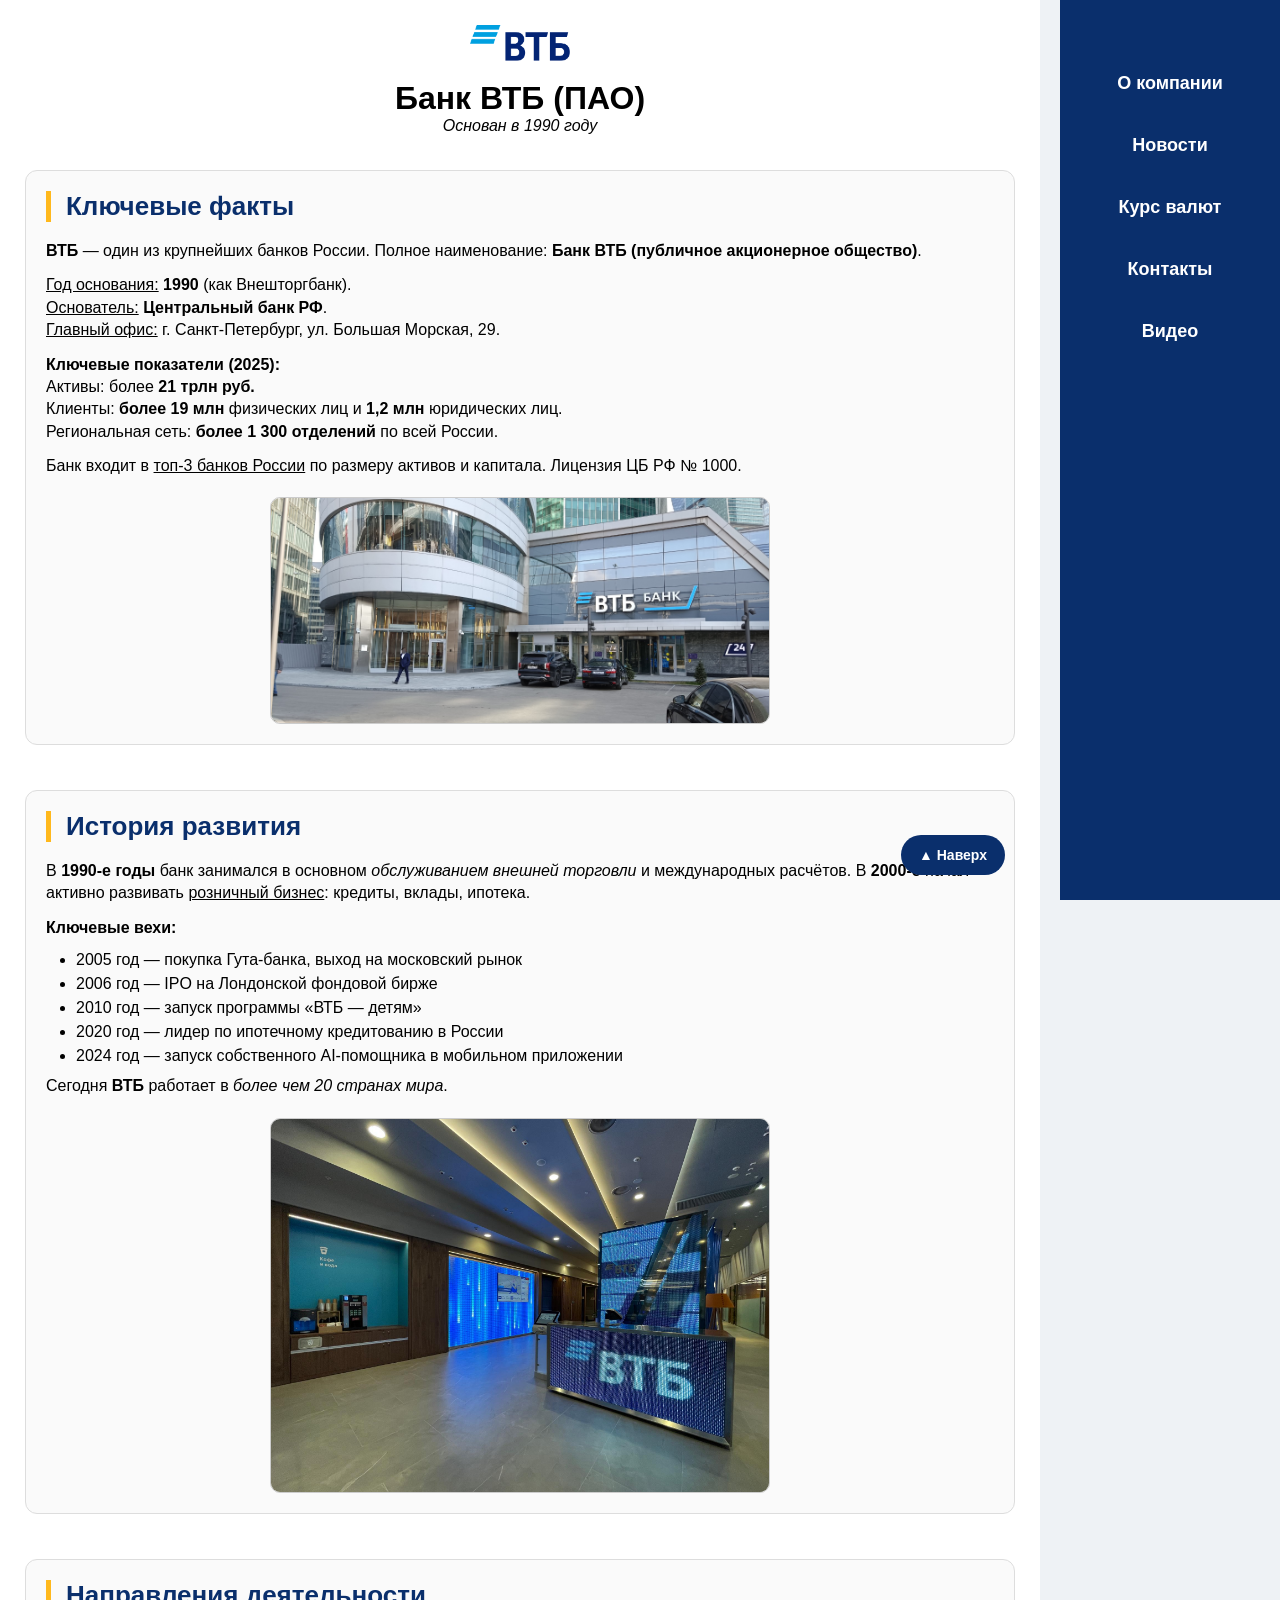
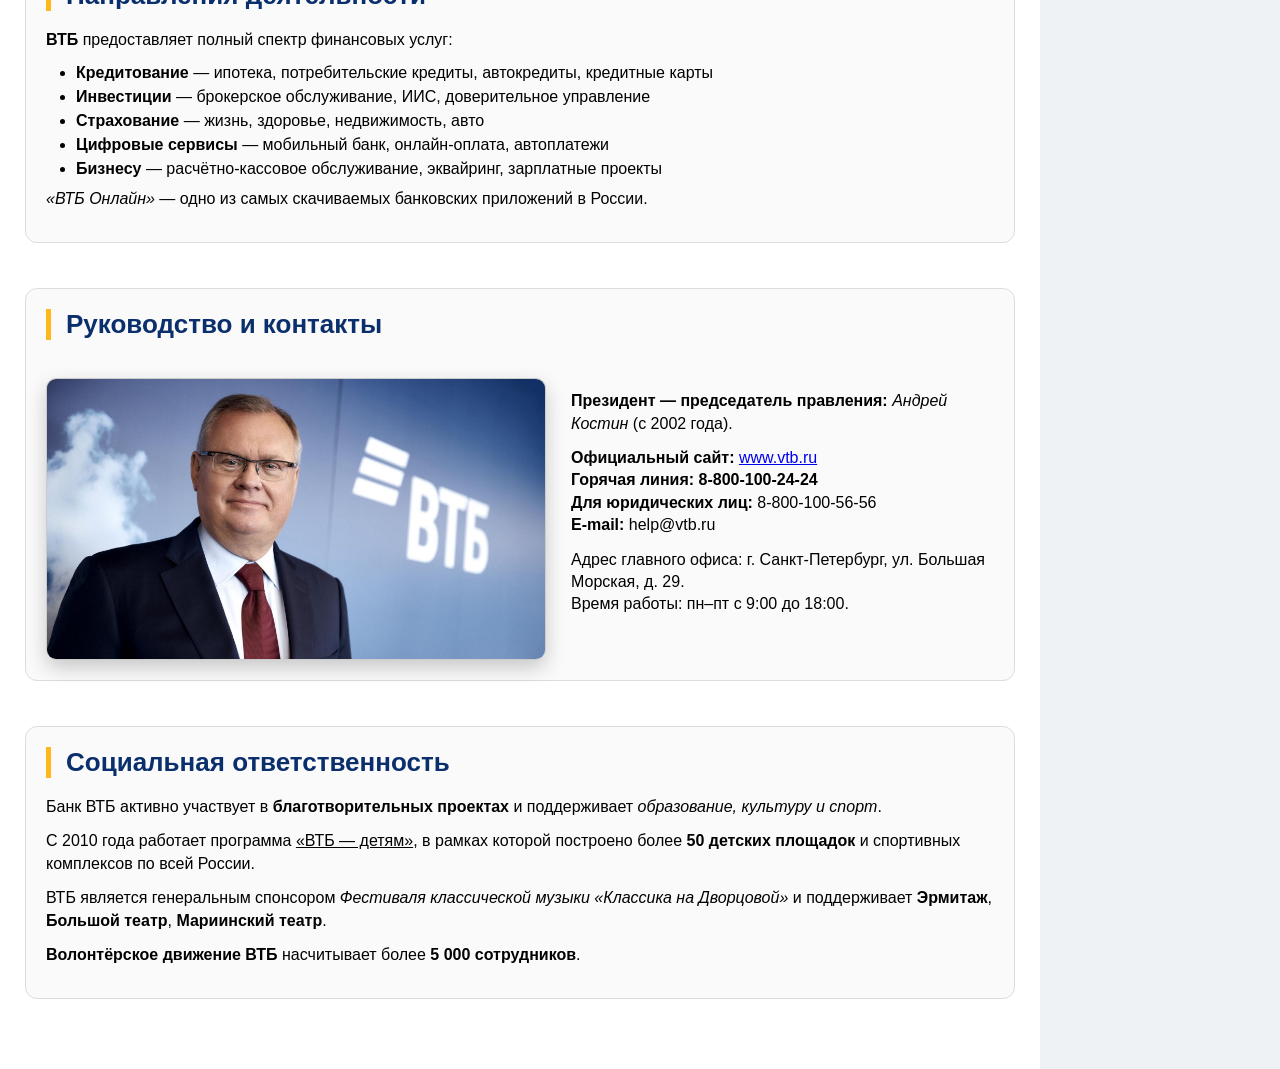
<file: Index.html>
<!DOCTYPE html>
<html lang="ru">
<head>
<meta charset="UTF-8">
<title>Банк ВТБ — О компании</title>
<link rel="stylesheet" href="style.css">
</head>
<body>

<!-- меню справа фиксированное -->
<div class="menu">
<ul>
<li><a href="Index.html">О компании</a></li>
<li><a href="news.html">Новости</a></li>
<li><a href="currency.html">Курс валют</a></li>
<li><a href="contacts.html">Контакты</a></li>
<li><a href="video.html">Видео</a></li>
</ul>
</div>

<!-- основной блок -->
<div class="content">

<!-- логотип -->
<div class="logo-block">
<img src="images/logo.png" alt="Логотип ВТБ" class="logo">
<h1>Банк ВТБ (ПАО)</h1>
<p><em>Основан в 1990 году</em></p>
</div>

<!-- экран 1 - ключевые факты -->
<div class="screen">
<h2>Ключевые факты</h2>
<p><strong>ВТБ</strong> — один из крупнейших банков России. Полное наименование: <strong>Банк ВТБ (публичное акционерное общество)</strong>.</p>
<p><u>Год основания:</u> <strong>1990</strong> (как Внешторгбанк).<br>
<u>Основатель:</u> <strong>Центральный банк РФ</strong>.<br>
<u>Главный офис:</u> г. Санкт-Петербург, ул. Большая Морская, 29.</p>
<p><strong>Ключевые показатели (2025):</strong><br>
Активы: более <strong>21 трлн руб.</strong><br>
Клиенты: <strong>более 19 млн</strong> физических лиц и <strong>1,2 млн</strong> юридических лиц.<br>
Региональная сеть: <strong>более 1 300 отделений</strong> по всей России.</p>
<p>Банк входит в <u>топ-3 банков России</u> по размеру активов и капитала. Лицензия ЦБ РФ № 1000.</p>
<img src="images/office1.jpg" alt="Главный офис ВТБ" class="wide-img">
</div>

<!-- экран 2 - история -->
<div class="screen">
<h2>История развития</h2>
<p>В <strong>1990-е годы</strong> банк занимался в основном <em>обслуживанием внешней торговли</em> и международных расчётов. В <strong>2000-е</strong> начал активно развивать <u>розничный бизнес</u>: кредиты, вклады, ипотека.</p>
<p><strong>Ключевые вехи:</strong></p>
<ul>
<li>2005 год — покупка Гута-банка, выход на московский рынок</li>
<li>2006 год — IPO на Лондонской фондовой бирже</li>
<li>2010 год — запуск программы «ВТБ — детям»</li>
<li>2020 год — лидер по ипотечному кредитованию в России</li>
<li>2024 год — запуск собственного AI-помощника в мобильном приложении</li>
</ul>
<p>Сегодня <strong>ВТБ</strong> работает в <em>более чем 20 странах мира</em>.</p>
<img src="images/office2.jpg" alt="Современный офис ВТБ">
</div>

<!-- экран 3 - направления -->
<div class="screen">
<h2>Направления деятельности</h2>
<p><strong>ВТБ</strong> предоставляет полный спектр финансовых услуг:</p>
<ul>
<li><strong>Кредитование</strong> — ипотека, потребительские кредиты, автокредиты, кредитные карты</li>
<li><strong>Инвестиции</strong> — брокерское обслуживание, ИИС, доверительное управление</li>
<li><strong>Страхование</strong> — жизнь, здоровье, недвижимость, авто</li>
<li><strong>Цифровые сервисы</strong> — мобильный банк, онлайн-оплата, автоплатежи</li>
<li><strong>Бизнесу</strong> — расчётно-кассовое обслуживание, эквайринг, зарплатные проекты</li>
</ul>
<p><em>«ВТБ Онлайн»</em> — одно из самых скачиваемых банковских приложений в России.</p>
</div>


<!-- экран 4 - руководство -->
<div class="screen">
<h2>Руководство и контакты</h2>

<div class="boss">
<img src="images/kostin.jpg" alt="Андрей Костин" class="boss-img">
<div class="boss-info">
<p><strong>Президент — председатель правления:</strong> <em>Андрей Костин</em> (с 2002 года).</p>
<p><strong>Официальный сайт:</strong> <a href="https://www.vtb.ru" target="_blank">www.vtb.ru</a><br>
<strong>Горячая линия:</strong> <strong>8-800-100-24-24</strong><br>
<strong>Для юридических лиц:</strong> 8-800-100-56-56<br>
<strong>E-mail:</strong> help@vtb.ru</p>
<p>Адрес главного офиса: г. Санкт-Петербург, ул. Большая Морская, д. 29.<br>
Время работы: пн–пт с 9:00 до 18:00.</p>
</div>
</div>
</div>

<!-- экран 5 - соц ответственность -->
<div class="screen">
<h2>Социальная ответственность</h2>
<p>Банк ВТБ активно участвует в <strong>благотворительных проектах</strong> и поддерживает <em>образование, культуру и спорт</em>.</p>
<p>С 2010 года работает программа <u>«ВТБ — детям»</u>, в рамках которой построено более <strong>50 детских площадок</strong> и спортивных комплексов по всей России.</p>
<p>ВТБ является генеральным спонсором <em>Фестиваля классической музыки «Классика на Дворцовой»</em> и поддерживает <strong>Эрмитаж</strong>, <strong>Большой театр</strong>, <strong>Мариинский театр</strong>.</p>
<p><strong>Волонтёрское движение ВТБ</strong> насчитывает более <strong>5 000 сотрудников</strong>.</p>
</div>

<!-- кнопка наверх -->
<a href="#" class="up">▲ Наверх</a>

</div>

</body>
</html>
</file>
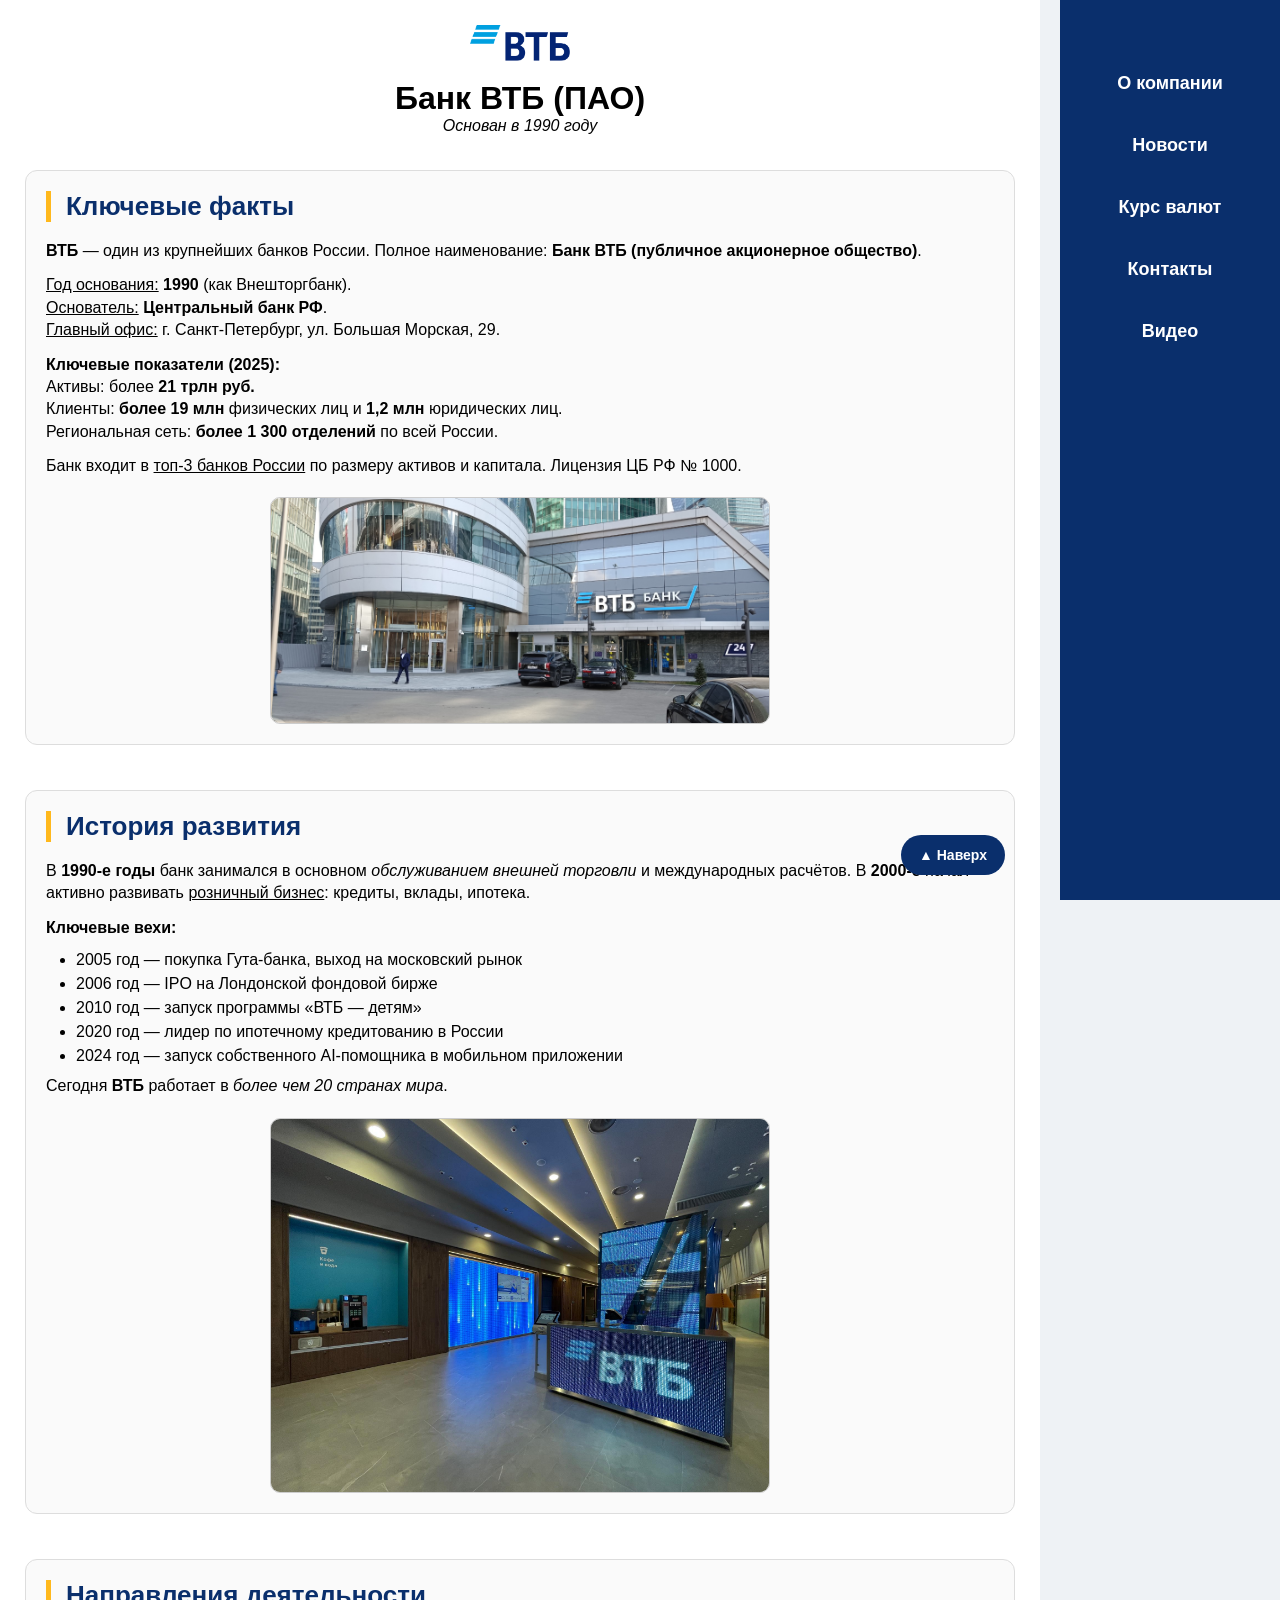
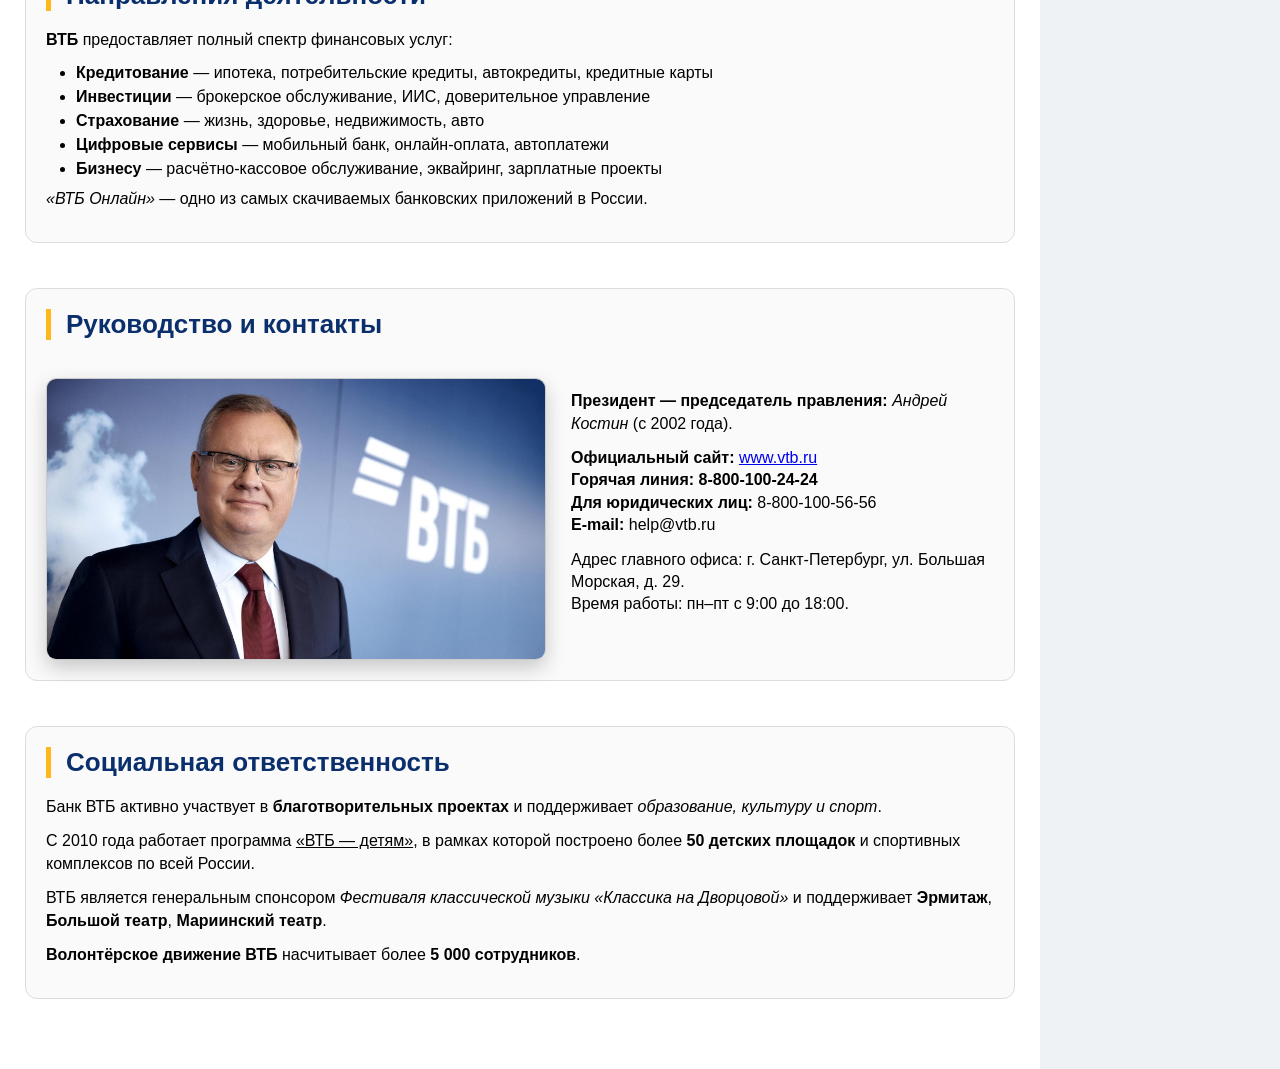
<file: index.html>
<!DOCTYPE html>
<html lang="ru">
<head>
<meta charset="UTF-8">
<title>Банк ВТБ — О компании</title>
<link rel="stylesheet" href="style.css">
</head>
<body>

<!-- меню справа фиксированное -->
<div class="menu">
<ul>
<li><a href="index.html">О компании</a></li>
<li><a href="news.html">Новости</a></li>
<li><a href="currency.html">Курс валют</a></li>
<li><a href="contacts.html">Контакты</a></li>
<li><a href="video.html">Видео</a></li>
</ul>
</div>

<!-- основной блок -->
<div class="content">

<!-- логотип -->
<div class="logo-block">
<img src="images/logo.png" alt="Логотип ВТБ" class="logo">
<h1>Банк ВТБ (ПАО)</h1>
<p><em>Основан в 1990 году</em></p>
</div>

<!-- экран 1 - ключевые факты -->
<div class="screen">
<h2>Ключевые факты</h2>
<p><strong>ВТБ</strong> — один из крупнейших банков России. Полное наименование: <strong>Банк ВТБ (публичное акционерное общество)</strong>.</p>
<p><u>Год основания:</u> <strong>1990</strong> (как Внешторгбанк).<br>
<u>Основатель:</u> <strong>Центральный банк РФ</strong>.<br>
<u>Главный офис:</u> г. Санкт-Петербург, ул. Большая Морская, 29.</p>
<p><strong>Ключевые показатели (2025):</strong><br>
Активы: более <strong>21 трлн руб.</strong><br>
Клиенты: <strong>более 19 млн</strong> физических лиц и <strong>1,2 млн</strong> юридических лиц.<br>
Региональная сеть: <strong>более 1 300 отделений</strong> по всей России.</p>
<p>Банк входит в <u>топ-3 банков России</u> по размеру активов и капитала. Лицензия ЦБ РФ № 1000.</p>
<img src="images/office1.jpg" alt="Главный офис ВТБ" class="wide-img">
</div>

<!-- экран 2 - история -->
<div class="screen">
<h2>История развития</h2>
<p>В <strong>1990-е годы</strong> банк занимался в основном <em>обслуживанием внешней торговли</em> и международных расчётов. В <strong>2000-е</strong> начал активно развивать <u>розничный бизнес</u>: кредиты, вклады, ипотека.</p>
<p><strong>Ключевые вехи:</strong></p>
<ul>
<li>2005 год — покупка Гута-банка, выход на московский рынок</li>
<li>2006 год — IPO на Лондонской фондовой бирже</li>
<li>2010 год — запуск программы «ВТБ — детям»</li>
<li>2020 год — лидер по ипотечному кредитованию в России</li>
<li>2024 год — запуск собственного AI-помощника в мобильном приложении</li>
</ul>
<p>Сегодня <strong>ВТБ</strong> работает в <em>более чем 20 странах мира</em>.</p>
<img src="images/office2.jpg" alt="Современный офис ВТБ">
</div>

<!-- экран 3 - направления -->
<div class="screen">
<h2>Направления деятельности</h2>
<p><strong>ВТБ</strong> предоставляет полный спектр финансовых услуг:</p>
<ul>
<li><strong>Кредитование</strong> — ипотека, потребительские кредиты, автокредиты, кредитные карты</li>
<li><strong>Инвестиции</strong> — брокерское обслуживание, ИИС, доверительное управление</li>
<li><strong>Страхование</strong> — жизнь, здоровье, недвижимость, авто</li>
<li><strong>Цифровые сервисы</strong> — мобильный банк, онлайн-оплата, автоплатежи</li>
<li><strong>Бизнесу</strong> — расчётно-кассовое обслуживание, эквайринг, зарплатные проекты</li>
</ul>
<p><em>«ВТБ Онлайн»</em> — одно из самых скачиваемых банковских приложений в России.</p>
</div>


<!-- экран 4 - руководство -->
<div class="screen">
<h2>Руководство и контакты</h2>

<div class="boss">
<img src="images/kostin.jpg" alt="Андрей Костин" class="boss-img">
<div class="boss-info">
<p><strong>Президент — председатель правления:</strong> <em>Андрей Костин</em> (с 2002 года).</p>
<p><strong>Официальный сайт:</strong> <a href="https://www.vtb.ru" target="_blank">www.vtb.ru</a><br>
<strong>Горячая линия:</strong> <strong>8-800-100-24-24</strong><br>
<strong>Для юридических лиц:</strong> 8-800-100-56-56<br>
<strong>E-mail:</strong> help@vtb.ru</p>
<p>Адрес главного офиса: г. Санкт-Петербург, ул. Большая Морская, д. 29.<br>
Время работы: пн–пт с 9:00 до 18:00.</p>
</div>
</div>
</div>

<!-- экран 5 - соц ответственность -->
<div class="screen">
<h2>Социальная ответственность</h2>
<p>Банк ВТБ активно участвует в <strong>благотворительных проектах</strong> и поддерживает <em>образование, культуру и спорт</em>.</p>
<p>С 2010 года работает программа <u>«ВТБ — детям»</u>, в рамках которой построено более <strong>50 детских площадок</strong> и спортивных комплексов по всей России.</p>
<p>ВТБ является генеральным спонсором <em>Фестиваля классической музыки «Классика на Дворцовой»</em> и поддерживает <strong>Эрмитаж</strong>, <strong>Большой театр</strong>, <strong>Мариинский театр</strong>.</p>
<p><strong>Волонтёрское движение ВТБ</strong> насчитывает более <strong>5 000 сотрудников</strong>.</p>
</div>

<!-- кнопка наверх -->
<a href="#" class="up">▲ Наверх</a>

</div>

</body>
</html>
</file>
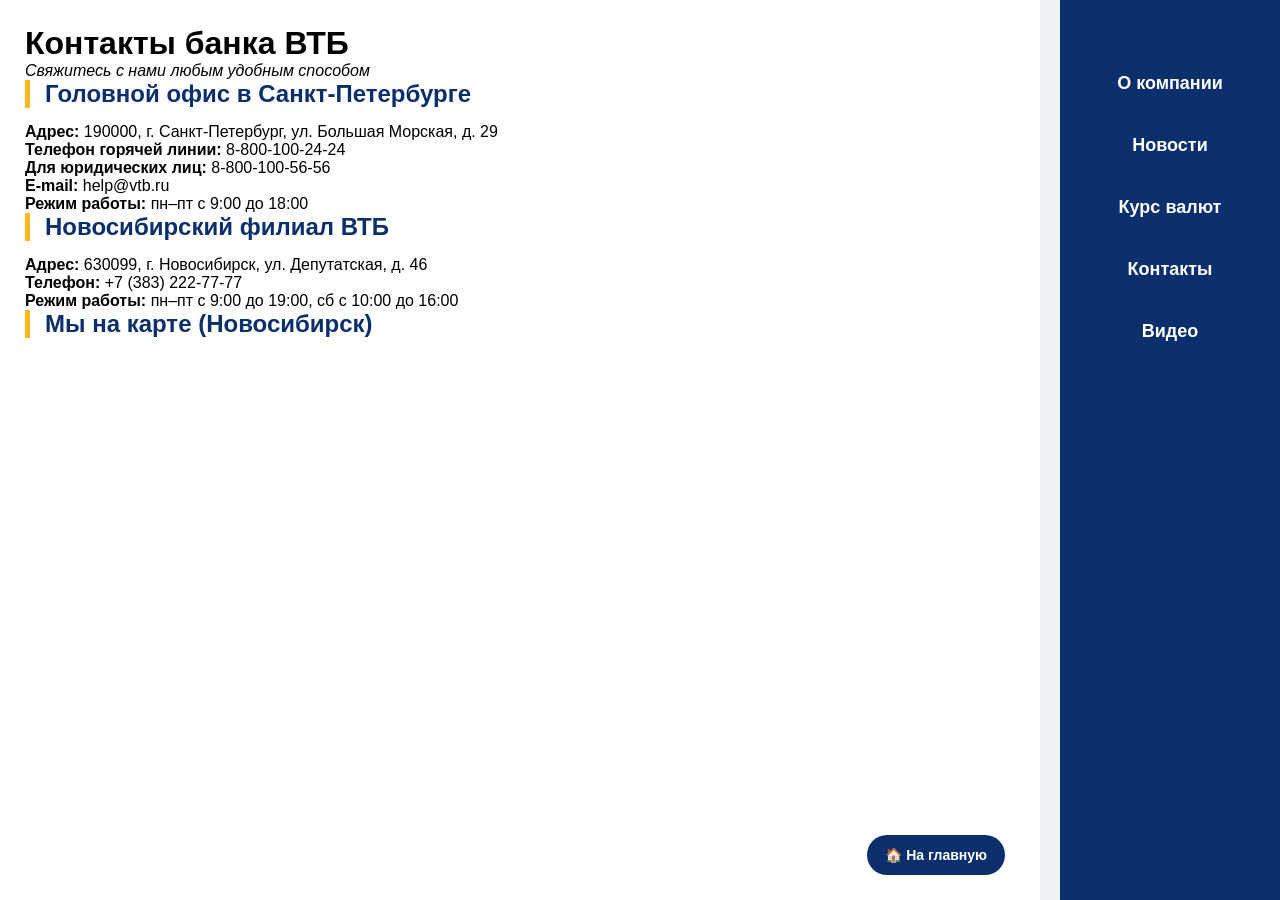
<file: contacts.html>
<!DOCTYPE html>
<html lang="ru">
<head>
<meta charset="UTF-8">
<title>Банк ВТБ — Контакты</title>
<link rel="stylesheet" href="style.css">
</head>
<body>

<div class="menu">
<ul>
<li><a href="index.html">О компании</a></li>
<li><a href="news.html">Новости</a></li>
<li><a href="currency.html">Курс валют</a></li>
<li><a href="contacts.html">Контакты</a></li>
<li><a href="video.html">Видео</a></li>
</ul>
</div>

<div class="content">
<h1>Контакты банка ВТБ</h1>
<p><em>Свяжитесь с нами любым удобным способом</em></p>

<div class="contacts-box">
<h2>Головной офис в Санкт-Петербурге</h2>
<p><strong>Адрес:</strong> 190000, г. Санкт-Петербург, ул. Большая Морская, д. 29</p>
<p><strong>Телефон горячей линии:</strong> 8-800-100-24-24</p>
<p><strong>Для юридических лиц:</strong> 8-800-100-56-56</p>
<p><strong>E-mail:</strong> help@vtb.ru</p>
<p><strong>Режим работы:</strong> пн–пт с 9:00 до 18:00</p>
</div>

<div class="contacts-box">
<h2>Новосибирский филиал ВТБ</h2>
<p><strong>Адрес:</strong> 630099, г. Новосибирск, ул. Депутатская, д. 46</p>
<p><strong>Телефон:</strong> +7 (383) 222-77-77</p>
<p><strong>Режим работы:</strong> пн–пт с 9:00 до 19:00, сб с 10:00 до 16:00</p>
</div>

<div class="contacts-box">
<h2>Мы на карте (Новосибирск)</h2>
<iframe src="https://yandex.ru/map-widget/v1/?ll=82.9236%2C55.0302&z=17&pt=82.9236,55.0302,flag&mode=search&sll=82.9236,55.0302&text=ВТБ%20Новосибирск%20Депутатская%2046" width="100%" height="400" frameborder="0"></iframe>
</div>

<a href="index.html" class="up home">🏠 На главную</a>

</div>

</body>
</html>
</file>
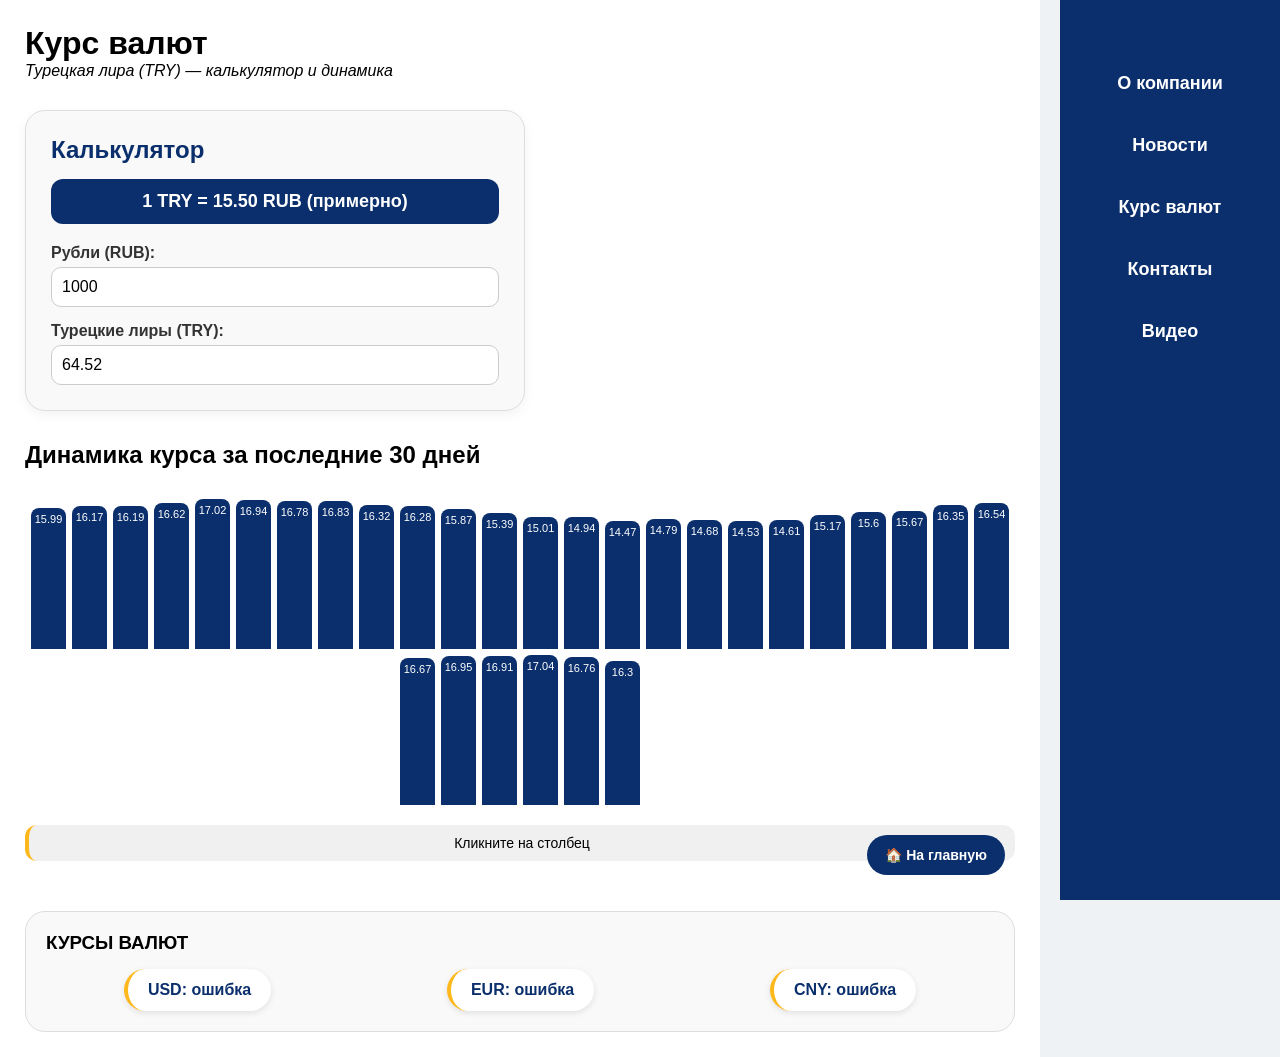
<file: currency.html>
<!DOCTYPE html>
<html lang="ru">
<head>
<meta charset="UTF-8">
<title>Банк ВТБ — Курс валют</title>
<link rel="stylesheet" href="style.css">
</head>
<body>

<div class="menu">
<ul>
<li><a href="index.html">О компании</a></li>
<li><a href="news.html">Новости</a></li>
<li><a href="currency.html">Курс валют</a></li>
<li><a href="contacts.html">Контакты</a></li>
<li><a href="video.html">Видео</a></li>
</ul>
</div>

<div class="content">
<h1>Курс валют</h1>
<p><em>Турецкая лира (TRY) — калькулятор и динамика</em></p>

<div class="currency-box">
<h2>Калькулятор</h2>
<div class="rate-info" id="rate-info"></div>

<label>Рубли (RUB):</label>
<input type="number" id="rub" value="1000" placeholder="Введите рубли">

<label>Турецкие лиры (TRY):</label>
<input type="number" id="try" value="0" placeholder="Введите лиры">
</div>

<div class="chart-box">
<h2>Динамика курса за последние 30 дней</h2>
<div class="chart" id="chart"></div>
<div class="chart-tooltip" id="chart-tooltip">Кликните на столбец</div>
</div>

<div class="other-rates">
<h3>КУРСЫ ВАЛЮТ</h3>
<div class="rates-row">
<div class="rate-item" id="usd-rate">USD: загрузка...</div>
<div class="rate-item" id="eur-rate">EUR: загрузка...</div>
<div class="rate-item" id="cny-rate">CNY: загрузка...</div>
</div>
</div>

<a href="index.html" class="up home">🏠 На главную</a>

</div>

<script>
// Данные за 30 дней (учебные, но реалистичные)
let dates = [];
let rates = [];
let today = new Date();

for (let i = 0; i < 30; i++) {
let d = new Date();
d.setDate(today.getDate() - (29 - i));
dates.push(d.getDate() + '.' + (d.getMonth() + 1));
let baseRate = 15.5;
let change = Math.sin(i * 0.3) * 1.2 + Math.random() * 0.5;
rates.push(Number((baseRate + change).toFixed(2)));
}

// Получение реального курса для калькулятора и доп.валют
async function getRate() {
try {
let response = await fetch('https://www.cbr-xml-daily.ru/daily_json.js');
let data = await response.json();
let rate = data.Valute.TRY.Value;
document.getElementById('rate-info').innerHTML = '1 TRY = ' + rate.toFixed(2) + ' RUB';
return rate;
} catch (error) {
document.getElementById('rate-info').innerHTML = '1 TRY = 15.50 RUB (примерно)';
return 15.5;
}
}

async function getExtraRates() {
try {
let response = await fetch('https://www.cbr-xml-daily.ru/daily_json.js');
let data = await response.json();
let usd = data.Valute.USD.Value;
let eur = data.Valute.EUR.Value;
let cny = data.Valute.CNY.Value;
document.getElementById('usd-rate').innerHTML = `USD: ${usd.toFixed(2)} ₽`;
document.getElementById('eur-rate').innerHTML = `EUR: ${eur.toFixed(2)} ₽`;
document.getElementById('cny-rate').innerHTML = `CNY: ${cny.toFixed(2)} ₽`;
} catch (error) {
document.getElementById('usd-rate').innerHTML = 'USD: ошибка';
document.getElementById('eur-rate').innerHTML = 'EUR: ошибка';
document.getElementById('cny-rate').innerHTML = 'CNY: ошибка';
}
}

let rubInput = document.getElementById('rub');
let tryInput = document.getElementById('try');
let currentRate = 0;

getRate().then(rate => {
currentRate = rate;
updateFromRub();
});
getExtraRates();

rubInput.addEventListener('input', updateFromRub);
tryInput.addEventListener('input', updateFromTry);

function updateFromRub() {
let rub = parseFloat(rubInput.value);
if (isNaN(rub)) rub = 0;
let tryValue = rub / currentRate;
tryInput.value = tryValue.toFixed(2);
}

function updateFromTry() {
let tryValue = parseFloat(tryInput.value);
if (isNaN(tryValue)) tryValue = 0;
let rub = tryValue * currentRate;
rubInput.value = rub.toFixed(2);
}

// Отрисовка графика
function drawChart() {
let chartDiv = document.getElementById('chart');
if (!chartDiv) return;
chartDiv.innerHTML = '';
let maxRate = Math.max(...rates);

for (let i = 0; i < rates.length; i++) {
let barHeight = Math.max(30, (rates[i] / maxRate) * 150);
let bar = document.createElement('div');
bar.className = 'bar';
bar.style.height = barHeight + 'px';
bar.innerText = rates[i];

bar.onclick = (function(index) {
return function() {
let tooltip = document.getElementById('chart-tooltip');
if (tooltip) tooltip.innerHTML = '📅 ' + dates[index] + ' — курс: ' + rates[index] + ' ₽ за 1 TRY';
let bars = document.querySelectorAll('.bar');
bars.forEach(b => b.classList.remove('selected'));
this.classList.add('selected');
};
})(i);

chartDiv.appendChild(bar);
}
}

drawChart();
</script>

</body>
</html>
</file>
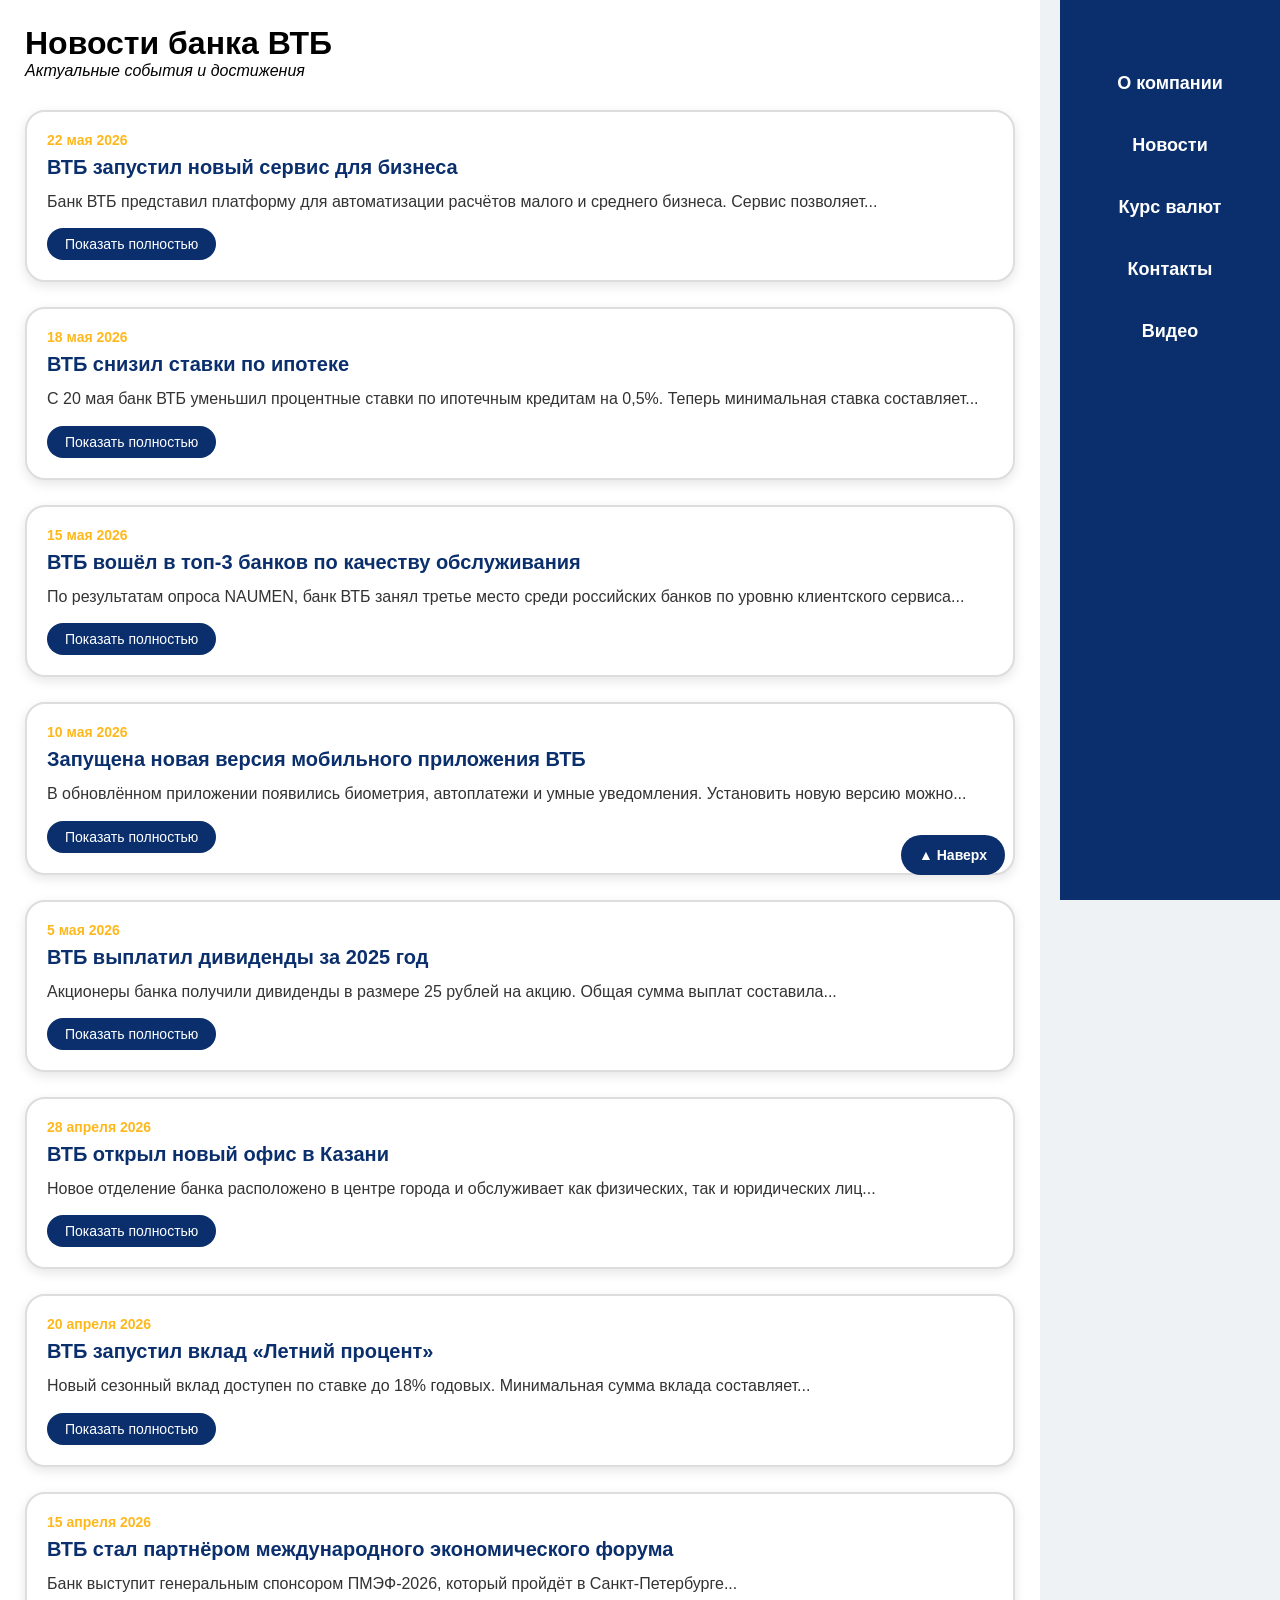
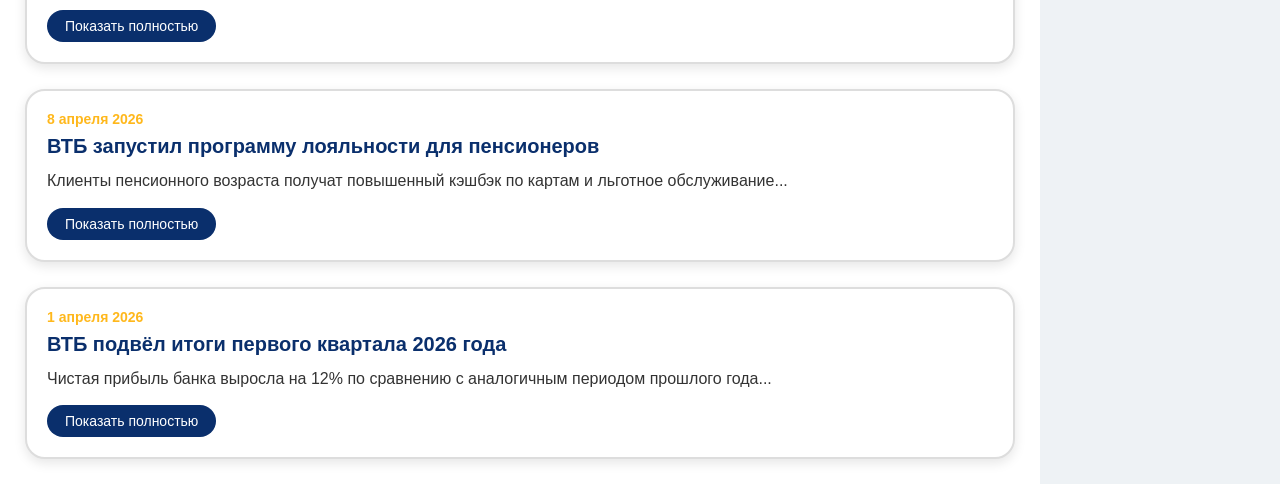
<file: news.html>
<!DOCTYPE html>
<html lang="ru">
<head>
<meta charset="UTF-8">
<title>Банк ВТБ — Новости</title>
<link rel="stylesheet" href="style.css">
</head>
<body>

<div class="menu">
<ul>
<li><a href="index.html">О компании</a></li>
<li><a href="news.html">Новости</a></li>
<li><a href="currency.html">Курс валют</a></li>
<li><a href="contacts.html">Контакты</a></li>
<li><a href="video.html">Видео</a></li>
</ul>
</div>

<div class="content">
<h1>Новости банка ВТБ</h1>
<p><em>Актуальные события и достижения</em></p>

<div class="news-list">

<div class="news-card">
<div class="news-date">22 мая 2026</div>
<h3>ВТБ запустил новый сервис для бизнеса</h3>
<div class="news-short">
<p>Банк ВТБ представил платформу для автоматизации расчётов малого и среднего бизнеса. Сервис позволяет...</p>
</div>
<div class="news-full" style="display:none;">
<p>Банк ВТБ представил платформу для автоматизации расчётов малого и среднего бизнеса. Сервис позволяет подключать онлайн-кассы, формировать отчёты и отправлять платёжные поручения в один клик. Новый продукт уже доступен клиентам в мобильном приложении.</p>
</div>
<button class="show-btn">Показать полностью</button>
</div>

<div class="news-card">
<div class="news-date">18 мая 2026</div>
<h3>ВТБ снизил ставки по ипотеке</h3>
<div class="news-short">
<p>С 20 мая банк ВТБ уменьшил процентные ставки по ипотечным кредитам на 0,5%. Теперь минимальная ставка составляет...</p>
</div>
<div class="news-full" style="display:none;">
<p>С 20 мая банк ВТБ уменьшил процентные ставки по ипотечным кредитам на 0,5%. Теперь минимальная ставка составляет 10,9% годовых. Снижение затронуло как первичный, так и вторичный рынок жилья. Предложение действует до конца июня.</p>
</div>
<button class="show-btn">Показать полностью</button>
</div>

<div class="news-card">
<div class="news-date">15 мая 2026</div>
<h3>ВТБ вошёл в топ-3 банков по качеству обслуживания</h3>
<div class="news-short">
<p>По результатам опроса NAUMEN, банк ВТБ занял третье место среди российских банков по уровню клиентского сервиса...</p>
</div>
<div class="news-full" style="display:none;">
<p>По результатам опроса NAUMEN, банк ВТБ занял третье место среди российских банков по уровню клиентского сервиса. Исследование проводилось среди 10 тысяч респондентов из разных регионов России. Клиенты отметили скорость работы отделений и качество консультаций.</p>
</div>
<button class="show-btn">Показать полностью</button>
</div>

<div class="news-card">
<div class="news-date">10 мая 2026</div>
<h3>Запущена новая версия мобильного приложения ВТБ</h3>
<div class="news-short">
<p>В обновлённом приложении появились биометрия, автоплатежи и умные уведомления. Установить новую версию можно...</p>
</div>
<div class="news-full" style="display:none;">
<p>В обновлённом приложении появились биометрия, автоплатежи и умные уведомления. Установить новую версию можно в App Store и Google Play. Также добавлена функция оплаты по QR-коду без открытия приложения.</p>
</div>
<button class="show-btn">Показать полностью</button>
</div>

<div class="news-card">
<div class="news-date">5 мая 2026</div>
<h3>ВТБ выплатил дивиденды за 2025 год</h3>
<div class="news-short">
<p>Акционеры банка получили дивиденды в размере 25 рублей на акцию. Общая сумма выплат составила...</p>
</div>
<div class="news-full" style="display:none;">
<p>Акционеры банка получили дивиденды в размере 25 рублей на акцию. Общая сумма выплат составила более 50 миллиардов рублей. Это рекордный показатель за всю историю банка.</p>
</div>
<button class="show-btn">Показать полностью</button>
</div>

<div class="news-card">
<div class="news-date">28 апреля 2026</div>
<h3>ВТБ открыл новый офис в Казани</h3>
<div class="news-short">
<p>Новое отделение банка расположено в центре города и обслуживает как физических, так и юридических лиц...</p>
</div>
<div class="news-full" style="display:none;">
<p>Новое отделение банка расположено в центре города и обслуживает как физических, так и юридических лиц. Офис оборудован современной техникой и зоной ожидания для клиентов. Открытие состоялось в рамках программы расширения региональной сети.</p>
</div>
<button class="show-btn">Показать полностью</button>
</div>

<div class="news-card">
<div class="news-date">20 апреля 2026</div>
<h3>ВТБ запустил вклад «Летний процент»</h3>
<div class="news-short">
<p>Новый сезонный вклад доступен по ставке до 18% годовых. Минимальная сумма вклада составляет...</p>
</div>
<div class="news-full" style="display:none;">
<p>Новый сезонный вклад доступен по ставке до 18% годовых. Минимальная сумма вклада составляет 50 000 рублей, срок размещения — от 3 до 12 месяцев. Проценты выплачиваются в конце срока или ежемесячно на выбор клиента.</p>
</div>
<button class="show-btn">Показать полностью</button>
</div>

<div class="news-card">
<div class="news-date">15 апреля 2026</div>
<h3>ВТБ стал партнёром международного экономического форума</h3>
<div class="news-short">
<p>Банк выступит генеральным спонсором ПМЭФ-2026, который пройдёт в Санкт-Петербурге...</p>
</div>
<div class="news-full" style="display:none;">
<p>Банк выступит генеральным спонсором ПМЭФ-2026, который пройдёт в Санкт-Петербурге. В рамках форума ВТБ организует деловую сессию о цифровой трансформации банковского сектора.</p>
</div>
<button class="show-btn">Показать полностью</button>
</div>

<div class="news-card">
<div class="news-date">8 апреля 2026</div>
<h3>ВТБ запустил программу лояльности для пенсионеров</h3>
<div class="news-short">
<p>Клиенты пенсионного возраста получат повышенный кэшбэк по картам и льготное обслуживание...</p>
</div>
<div class="news-full" style="display:none;">
<p>Клиенты пенсионного возраста получат повышенный кэшбэк по картам и льготное обслуживание. Программа включает бесплатное обслуживание счёта, повышенный кэшбэк до 5% в аптеках и магазинах товаров для дома.</p>
</div>
<button class="show-btn">Показать полностью</button>
</div>

<div class="news-card">
<div class="news-date">1 апреля 2026</div>
<h3>ВТБ подвёл итоги первого квартала 2026 года</h3>
<div class="news-short">
<p>Чистая прибыль банка выросла на 12% по сравнению с аналогичным периодом прошлого года...</p>
</div>
<div class="news-full" style="display:none;">
<p>Чистая прибыль банка выросла на 12% по сравнению с аналогичным периодом прошлого года. Активы увеличились на 8%, кредитный портфель — на 10%. Рост связан с увеличением числа корпоративных клиентов и расширением розничного кредитования.</p>
</div>
<button class="show-btn">Показать полностью</button>
</div>

</div>

<a href="#" class="up">▲ Наверх</a>

</div>

<script>
let btns = document.querySelectorAll('.show-btn');
for (let i = 0; i < btns.length; i++) {
btns[i].addEventListener('click', function() {
let card = this.parentElement;
let fullText = card.querySelector('.news-full');
if (fullText.style.display === 'none') {
fullText.style.display = 'block';
this.textContent = 'Скрыть';
} else {
fullText.style.display = 'none';
this.textContent = 'Показать полностью';
}
});
}
</script>

</body>
</html>
</file>
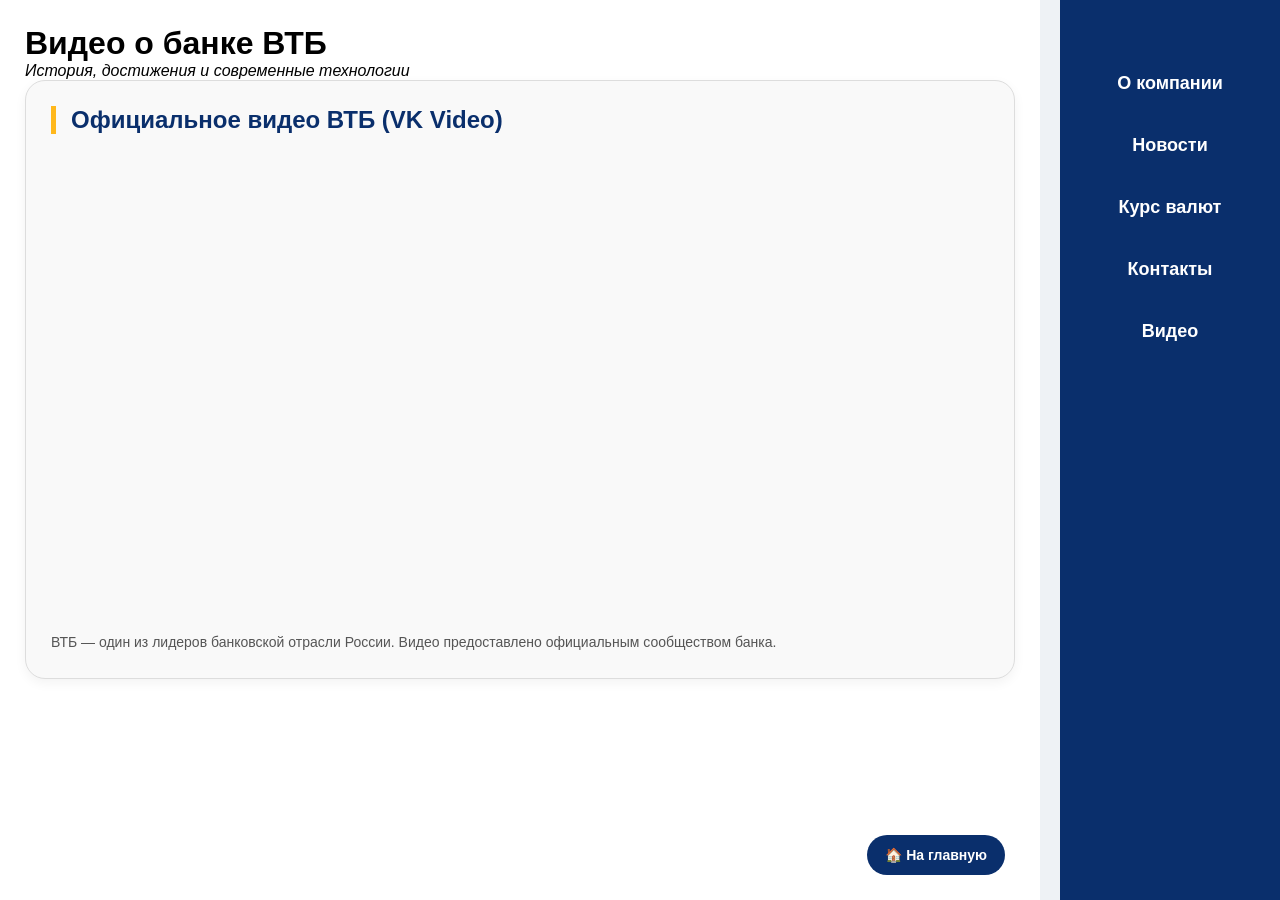
<file: video.html>
<!DOCTYPE html>
<html lang="ru">
<head>
<meta charset="UTF-8">
<title>Банк ВТБ — Видео</title>
<link rel="stylesheet" href="style.css">
</head>
<body>

<div class="menu">
<ul>
<li><a href="index.html">О компании</a></li>
<li><a href="news.html">Новости</a></li>
<li><a href="currency.html">Курс валют</a></li>
<li><a href="contacts.html">Контакты</a></li>
<li><a href="video.html">Видео</a></li>
</ul>
</div>

<div class="content">
<h1>Видео о банке ВТБ</h1>
<p><em>История, достижения и современные технологии</em></p>

<div class="video-box">
<h2>Официальное видео ВТБ (VK Video)</h2>
<iframe src="https://vk.com/video_ext.php?oid=-22749457&id=456241542&hash=6b3b7b7b7b7b7b7b&hd=2" width="100%" height="450" frameborder="0" allowfullscreen></iframe>
<p class="video-description">ВТБ — один из лидеров банковской отрасли России. Видео предоставлено официальным сообществом банка.</p>
</div>

<a href="index.html" class="up home">🏠 На главную</a>

</div>

</body>
</html>
</file>
<file: style.css>
* {
margin: 0;
padding: 0;
box-sizing: border-box;
}

body {
font-family: Tahoma, sans-serif;
background: #eef2f5;
}

/* меню справа */
.menu {
position: fixed;
top: 0;
right: 0;
width: 220px;
height: 100vh;
background: #0a2f6c;
padding-top: 40px;
}

.menu ul {
list-style: none;
text-align: center;
}

.menu li {
margin: 25px 0;
}

.menu a {
color: white;
text-decoration: none;
font-size: 18px;
font-weight: bold;
display: block;
padding: 8px;
}

.menu a:hover {
background: #ffb81c;
color: #0a2f6c;
}

/* контент */
.content {
margin-right: 240px;
padding: 25px;
background: white;
min-height: 100vh;
}

/* логотип и шапка */
.logo-block {
text-align: center;
margin-bottom: 35px;
}

.logo {
width: 100px;
margin-bottom: 15px;
}

/* блоки с информацией */
.screen {
margin-bottom: 45px;
padding: 20px;
border: 1px solid #ddd;
border-radius: 12px;
background: #fafafa;
}

.screen h2 {
color: #0a2f6c;
margin-bottom: 18px;
font-size: 26px;
border-left: 5px solid #ffb81c;
padding-left: 15px;
}

.screen p {
margin-bottom: 12px;
line-height: 1.4;
font-size: 16px;
}

.screen ul {
margin: 10px 0 10px 30px;
}

.screen li {
margin: 6px 0;
}

/* картинки внутри блоков */
.screen img {
width: 100%;
max-width: 500px;
height: auto;
display: block;
margin: 20px auto 0 auto;
border-radius: 10px;
border: 1px solid #ccc;
}

/* кнопка наверх */
.up {
position: fixed;
bottom: 25px;
right: 275px;
background: #0a2f6c;
color: white;
padding: 12px 18px;
text-decoration: none;
border-radius: 40px;
font-weight: bold;
font-size: 14px;
}

.up:hover {
background: #ffb81c;
color: #0a2f6c;
}

.wide-img {
width: 100%;
max-width: 100%;
height: auto;
display: block;
margin: 20px auto 0 auto;
border-radius: 10px;
}

/* блок с руководителем (фото слева, текст справа) */
.boss {
display: flex;
flex-wrap: wrap;
gap: 25px;
align-items: center;
margin-top: 15px;
}

.boss-img {
width: 180px;
height: auto;
border-radius: 20px;
box-shadow: 0 8px 20px rgba(0,0,0,0.2);
border: 3px solid #ffb81c;
}

.boss-info {
flex: 1;
}


/* 2 глава */
.news-list {
display: flex;
flex-direction: column;
gap: 25px;
margin-top: 30px;
}

.news-card {
border: 2px solid #ddd;
border-radius: 20px;
padding: 20px;
background: #ffffff;
box-shadow: 0 4px 12px rgba(0,0,0,0.1);
transition: 0.2s;
}

.news-card:hover {
box-shadow: 0 8px 20px rgba(0,0,0,0.15);
border-color: #ffb81c;
}

.news-date {
color: #ffb81c;
font-weight: bold;
font-size: 14px;
margin-bottom: 8px;
}

.news-card h3 {
color: #0a2f6c;
margin-bottom: 12px;
font-size: 20px;
}

.news-short p {
margin: 0;
color: #333;
line-height: 1.4;
}

.news-full {
margin-top: 15px;
padding-top: 10px;
border-top: 1px solid #eee;
}

.show-btn {
margin-top: 15px;
background: #0a2f6c;
color: white;
border: none;
padding: 8px 18px;
border-radius: 25px;
cursor: pointer;
font-size: 14px;
}

.show-btn:hover {
background: #ffb81c;
color: #0a2f6c;
}

.home {
right: 275px;
bottom: 85px;
}
/* 3. КУРС ВАЛЮТ */
.currency-box {
max-width: 500px;
background: #f9f9f9;
padding: 25px;
border-radius: 20px;
margin: 30px 0;
border: 1px solid #ddd;
box-shadow: 0 4px 12px rgba(0,0,0,0.05);
}

.currency-box h2 {
color: #0a2f6c;
margin-bottom: 15px;
}

.currency-box label {
display: block;
margin-top: 15px;
font-weight: bold;
color: #333;
}

.currency-box input {
width: 100%;
padding: 10px;
margin-top: 5px;
border: 1px solid #ccc;
border-radius: 10px;
font-size: 16px;
box-sizing: border-box;
}

.rate-info {
background: #0a2f6c;
color: white;
padding: 12px;
border-radius: 12px;
text-align: center;
font-size: 18px;
font-weight: bold;
margin-bottom: 20px;
}


/* График */
.chart {
display: flex;
flex-direction: row;
align-items: flex-end;
justify-content: center;
gap: 6px;
margin-top: 30px;
min-height: 220px;
}

.bar {
width: 35px;
background-color: #0a2f6c;
color: white;
font-size: 11px;
text-align: center;
border-radius: 8px 8px 0 0;
transition: 0.2s;
cursor: pointer;
padding-top: 5px;
}

.bar:hover {
background-color: #ffb81c;
transform: scale(1.05);
}

.bar.selected {
background-color: #ffb81c;
color: #0a2f6c;
box-shadow: 0 0 8px #ffb81c;
}

.chart-tooltip {
margin-top: 20px;
padding: 10px;
background: #f0f0f0;
border-radius: 12px;
text-align: center;
font-size: 14px;
border-left: 4px solid #ffb81c;
}

/* ======= КУРС ВАЛЮТ ======= */
.currency-box {
max-width: 500px;
background: #f9f9f9;
padding: 25px;
border-radius: 20px;
margin: 30px 0;
border: 1px solid #ddd;
box-shadow: 0 4px 12px rgba(0,0,0,0.05);
}

.currency-box label {
display: block;
margin-top: 15px;
font-weight: bold;
color: #333;
}

.currency-box input {
width: 100%;
padding: 10px;
margin-top: 5px;
border: 1px solid #ccc;
border-radius: 10px;
font-size: 16px;
box-sizing: border-box;
}

.rate-info {
background: #0a2f6c;
color: white;
padding: 12px;
border-radius: 12px;
text-align: center;
font-size: 18px;
font-weight: bold;
margin-bottom: 20px;
}

.chart {
display: flex;
flex-direction: row;
align-items: flex-end;
justify-content: center;
gap: 6px;
margin-top: 30px;
min-height: 250px;
flex-wrap: wrap;
}

.bar {
background-color: #0a2f6c;
color: white;
font-size: 11px;
text-align: center;
border-radius: 8px 8px 0 0;
transition: 0.2s;
cursor: pointer;
padding-top: 5px;
width: 35px;
box-sizing: border-box;
}

.bar:hover {
background-color: #ffb81c;
transform: scale(1.05);
}

.bar.selected {
background-color: #ffb81c;
color: #0a2f6c;
box-shadow: 0 0 8px #ffb81c;
}

.chart-tooltip {
margin-top: 20px;
padding: 10px;
background: #f0f0f0;
border-radius: 12px;
text-align: center;
font-size: 14px;
border-left: 4px solid #ffb81c;
}

.other-rates {
margin-top: 50px;
padding: 20px;
background: #f9f9f9;
border-radius: 20px;
border: 1px solid #ddd;
}

.rates-row {
display: flex;
flex-wrap: wrap;
gap: 20px;
justify-content: space-around;
margin-top: 15px;
}

.rate-item {
background: white;
padding: 12px 20px;
border-radius: 30px;
font-weight: bold;
color: #0a2f6c;
box-shadow: 0 2px 6px rgba(0,0,0,0.1);
border-left: 4px solid #ffb81c;
}

.home {
right: 275px;
bottom: 25px;
}


/* 4 */
contacts-box {
background: #f9f9f9;
padding: 25px;
border-radius: 20px;
margin-bottom: 30px;
border: 1px solid #ddd;
}

.contacts-box h2 {
color: #0a2f6c;
margin-bottom: 15px;
border-left: 5px solid #ffb81c;
padding-left: 15px;
}

iframe {
margin-top: 15px;
border-radius: 16px;
}

/* 5 */
.video-box {
background: #f9f9f9;
padding: 25px;
border-radius: 20px;
margin-bottom: 30px;
border: 1px solid #ddd;
box-shadow: 0 4px 12px rgba(0,0,0,0.05);
}

.video-box h2 {
color: #0a2f6c;
margin-bottom: 15px;
border-left: 5px solid #ffb81c;
padding-left: 15px;
}

.video-description {
margin-top: 15px;
font-size: 14px;
color: #555;
line-height: 1.4;
}

iframe {
border-radius: 16px;
}
</file>
